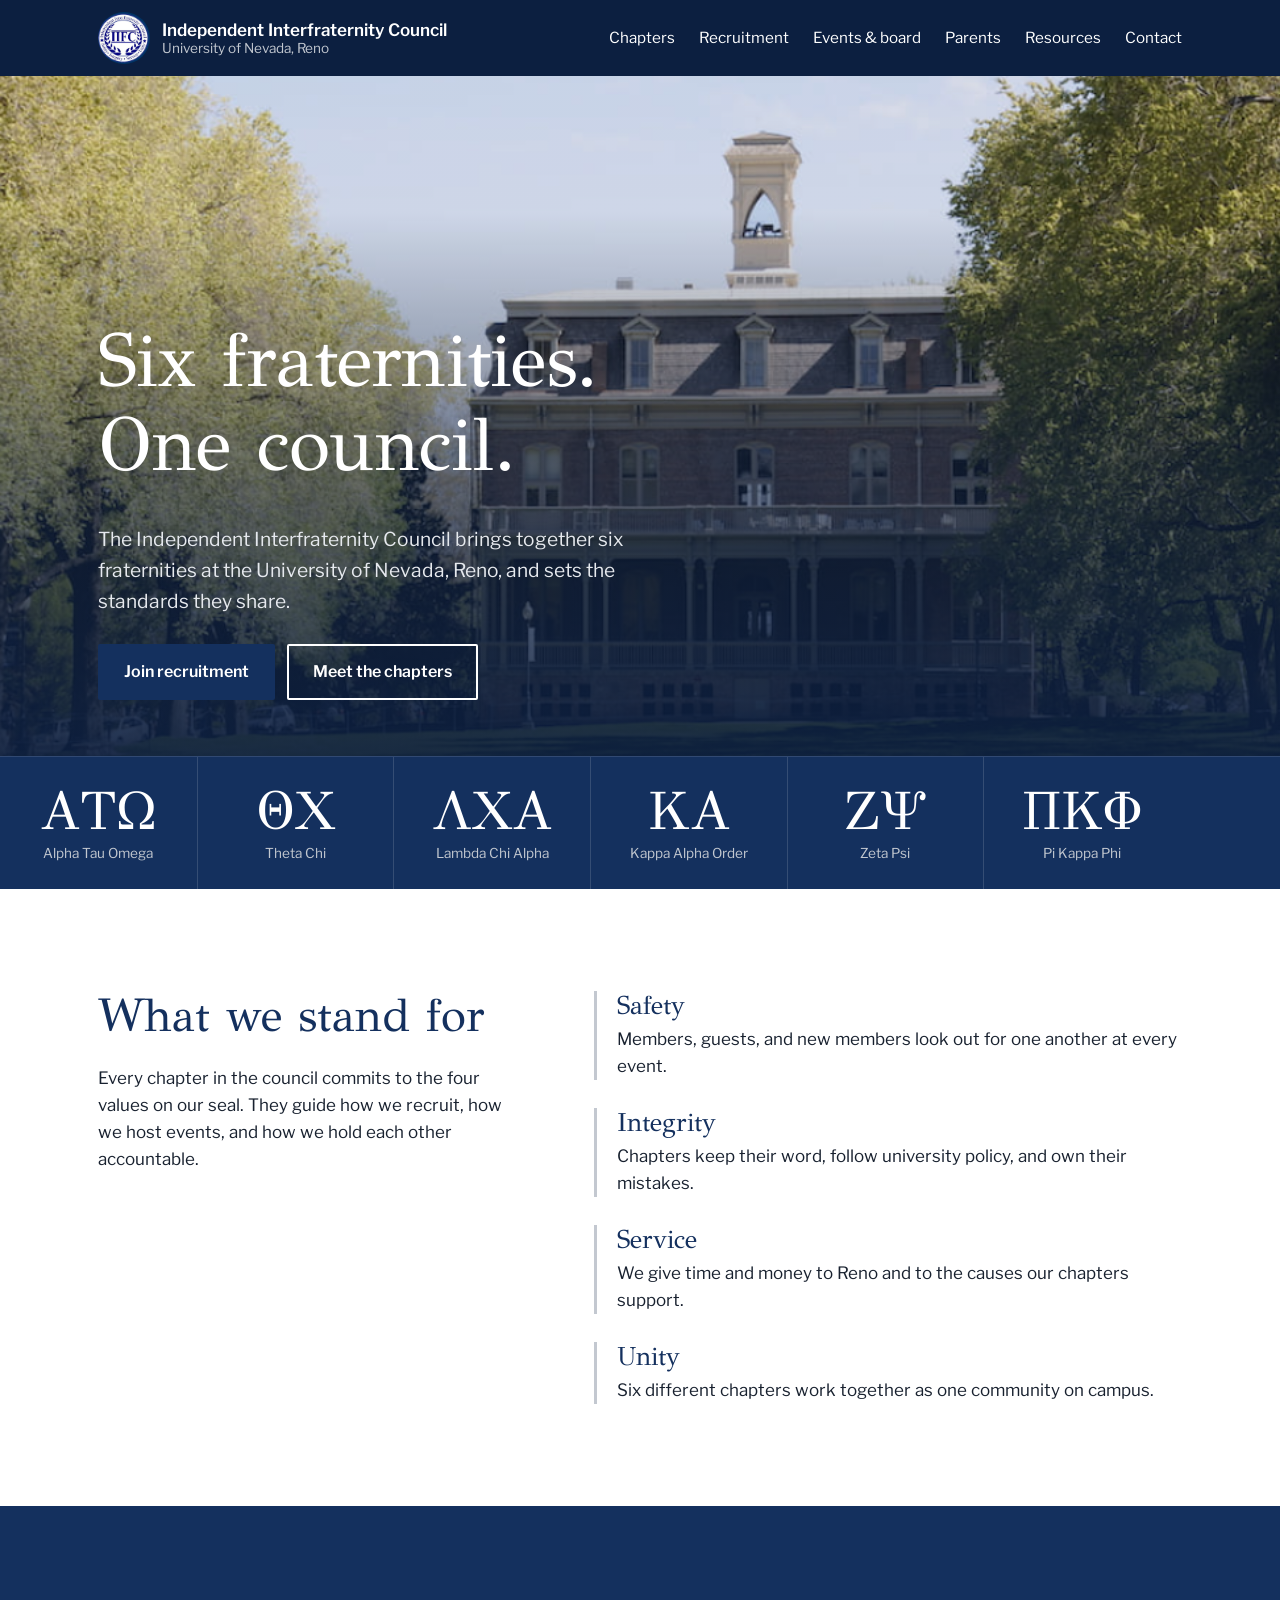
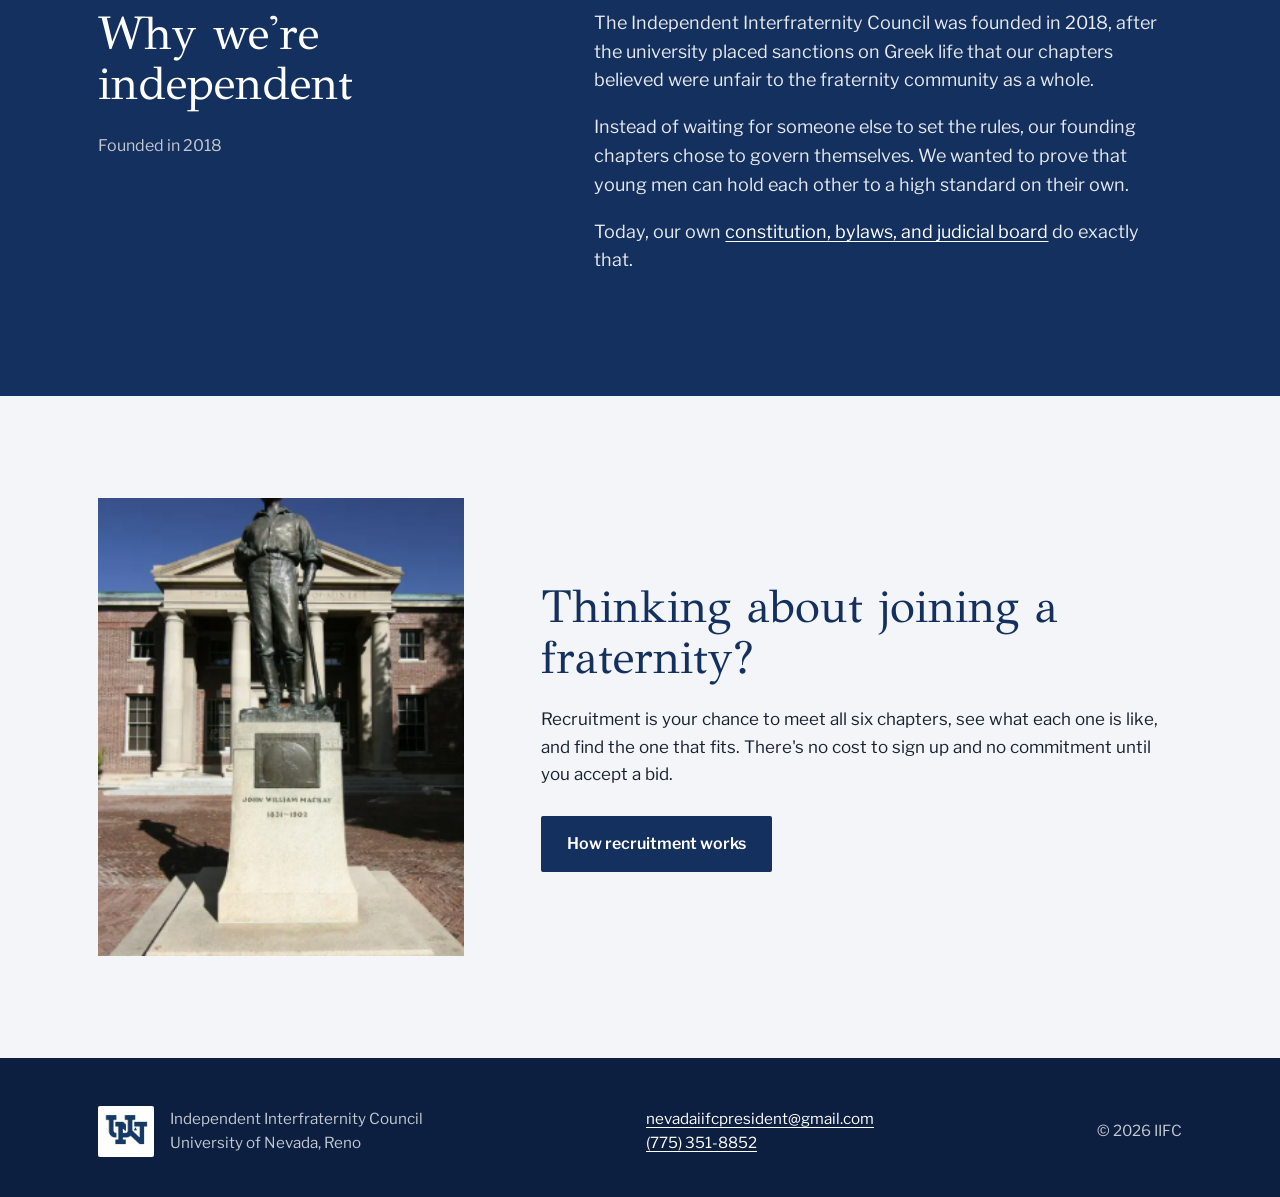
<file: index.html>
<!doctype html>
<html lang="en">
<head>
  <meta charset="utf-8">
  <meta name="viewport" content="width=device-width, initial-scale=1">
  <title>Independent Interfraternity Council | University of Nevada, Reno</title>
  <meta name="description" content="The Independent Interfraternity Council represents six fraternities at the University of Nevada, Reno.">
  <link rel="icon" href="assets/img/iifc-logo.png">
  <link rel="preconnect" href="https://fonts.googleapis.com">
  <link rel="preconnect" href="https://fonts.gstatic.com" crossorigin>
  <link href="https://fonts.googleapis.com/css2?family=GFS+Didot&family=Libre+Franklin:wght@400;600&display=swap" rel="stylesheet">
  <link rel="stylesheet" href="assets/css/style.css">
</head>
<body>
  <a class="skip-link" href="#main">Skip to content</a>

  <header class="site-header">
    <div class="wrap">
      <a class="brand" href="index.html">
        <img src="assets/img/iifc-logo.png" alt="">
        <span>Independent Interfraternity Council<small>University of Nevada, Reno</small></span>
      </a>
      <nav class="site-nav" aria-label="Main">
        <ul>
          <li><a href="chapters.html">Chapters</a></li>
          <li><a href="recruitment.html">Recruitment</a></li>
          <li><a href="events.html">Events &amp; board</a></li>
          <li><a href="parents.html">Parents</a></li>
          <li><a href="resources.html">Resources</a></li>
          <li><a href="contact.html">Contact</a></li>
        </ul>
      </nav>
    </div>
  </header>

  <main id="main">
    <section class="hero">
      <div class="wrap">
        <h1>Six fraternities. One council.</h1>
        <p>The Independent Interfraternity Council brings together six fraternities at the University of Nevada, Reno, and sets the standards they share.</p>
        <div class="btn-row">
          <a class="btn" href="recruitment.html">Join recruitment</a>
          <a class="btn btn-ghost" href="chapters.html">Meet the chapters</a>
        </div>
      </div>
    </section>

    <nav class="letters-band" aria-label="Member chapters">
      <ul id="letters-band" class="wrap"></ul>
    </nav>

    <section class="section section-white">
      <div class="wrap split">
        <div>
          <h2>What we stand for</h2>
          <p>Every chapter in the council commits to the four values on our seal. They guide how we recruit, how we host events, and how we hold each other accountable.</p>
        </div>
        <dl class="values">
          <div>
            <dt>Safety</dt>
            <dd>Members, guests, and new members look out for one another at every event.</dd>
          </div>
          <div>
            <dt>Integrity</dt>
            <dd>Chapters keep their word, follow university policy, and own their mistakes.</dd>
          </div>
          <div>
            <dt>Service</dt>
            <dd>We give time and money to Reno and to the causes our chapters support.</dd>
          </div>
          <div>
            <dt>Unity</dt>
            <dd>Six different chapters work together as one community on campus.</dd>
          </div>
        </dl>
      </div>
    </section>

    <!-- PLACEHOLDER: replace these paragraphs with the final "Why we're independent" blurb -->
    <section class="section section-navy" aria-labelledby="independent-heading">
      <div class="wrap split">
        <div>
          <h2 id="independent-heading">Why we're independent</h2>
          <p class="founded-line">Founded in 2018</p>
        </div>
        <div>
          <p>The Independent Interfraternity Council was founded in 2018, after the university placed sanctions on Greek life that our chapters believed were unfair to the fraternity community as a whole.</p>
          <p>Instead of waiting for someone else to set the rules, our founding chapters chose to govern themselves. We wanted to prove that young men can hold each other to a high standard on their own.</p>
          <p>Today, our own <a href="resources.html">constitution, bylaws, and judicial board</a> do exactly that.</p>
        </div>
      </div>
    </section>

    <section class="section">
      <div class="wrap feature">
        <img src="assets/img/mackay-statue.png" alt="The John William Mackay statue in front of Mackay School of Mines">
        <div>
          <h2>Thinking about joining a fraternity?</h2>
          <p>Recruitment is your chance to meet all six chapters, see what each one is like, and find the one that fits. There's no cost to sign up and no commitment until you accept a bid.</p>
          <div class="btn-row">
            <a class="btn" href="recruitment.html">How recruitment works</a>
          </div>
        </div>
      </div>
    </section>
  </main>

  <footer class="site-footer">
    <div class="wrap">
      <div class="unr">
        <img src="assets/img/unr-logo.png" alt="University of Nevada, Reno">
        <p>Independent Interfraternity Council<br>University of Nevada, Reno</p>
      </div>
      <p id="footer-contact"></p>
      <p>&copy; <span id="year"></span> IIFC</p>
    </div>
  </footer>

  <script src="assets/js/data.js"></script>
  <script src="assets/js/site.js"></script>
</body>
</html>
</file>
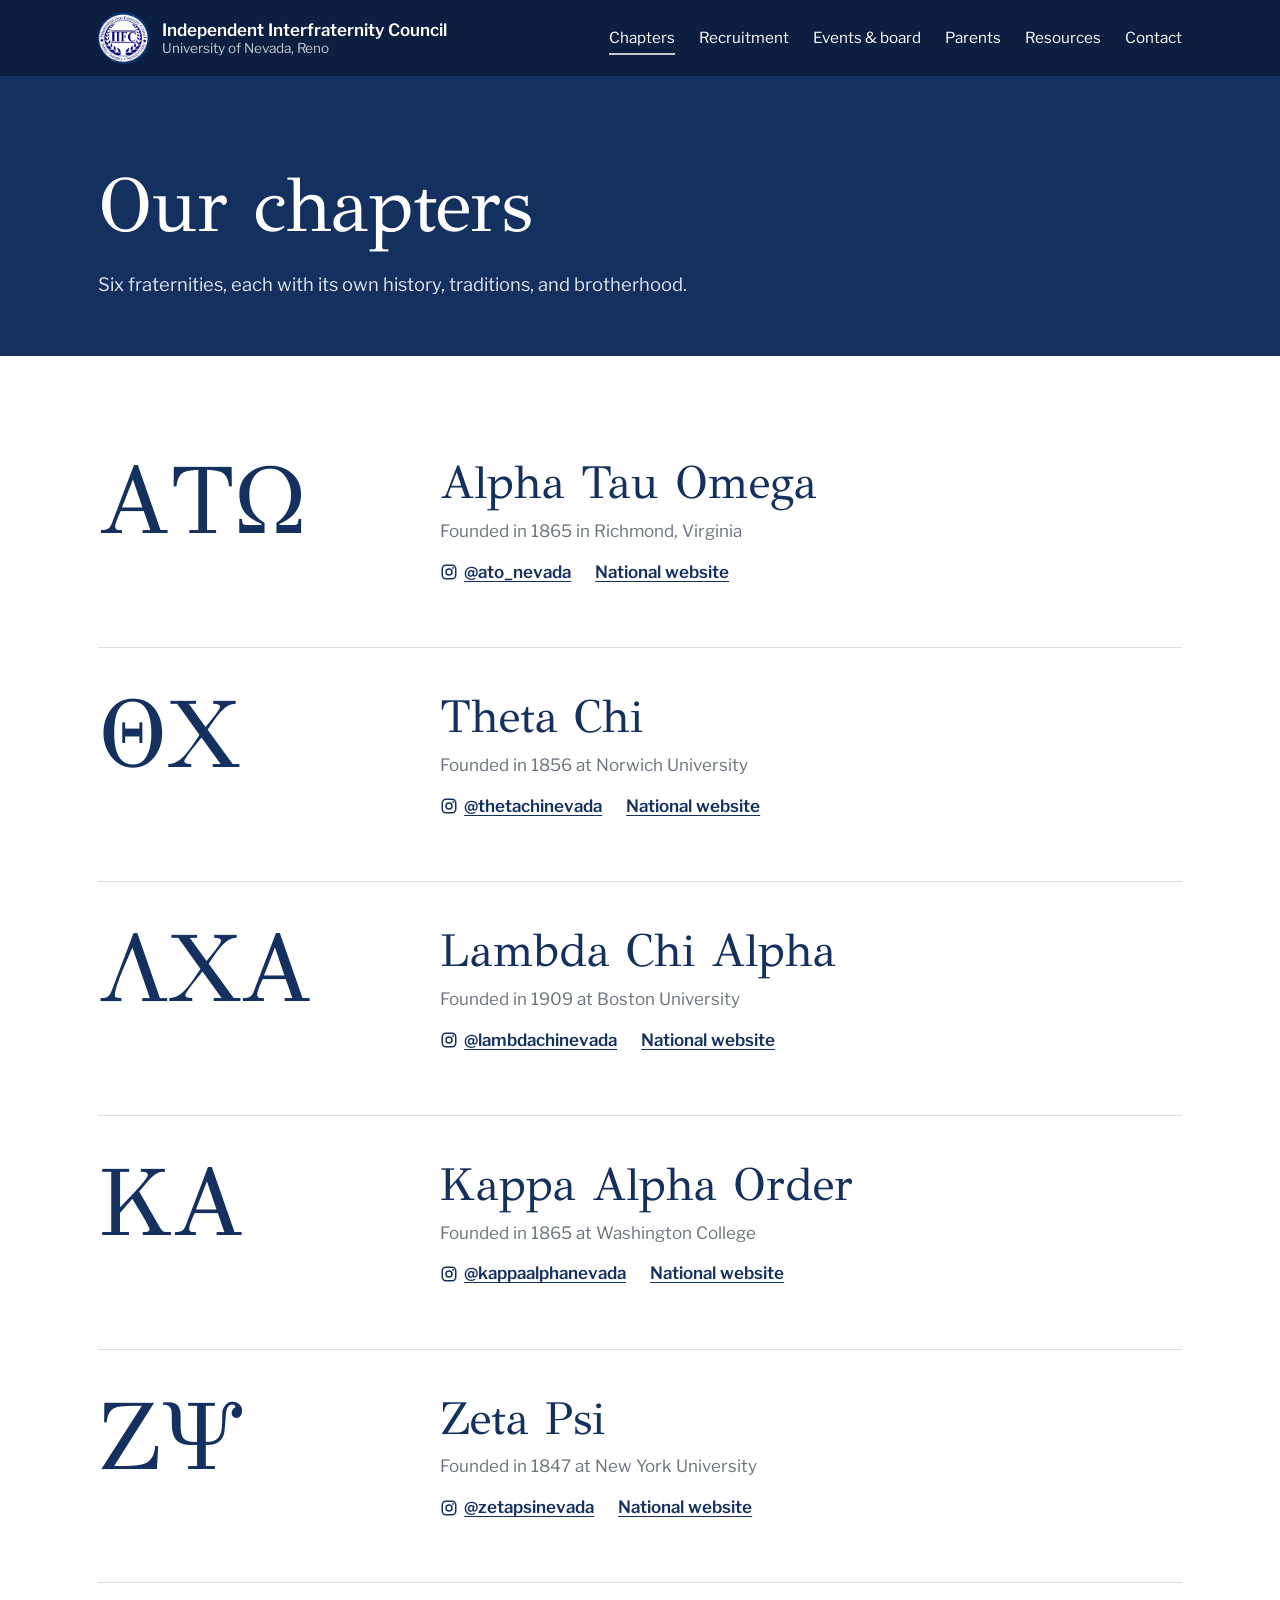
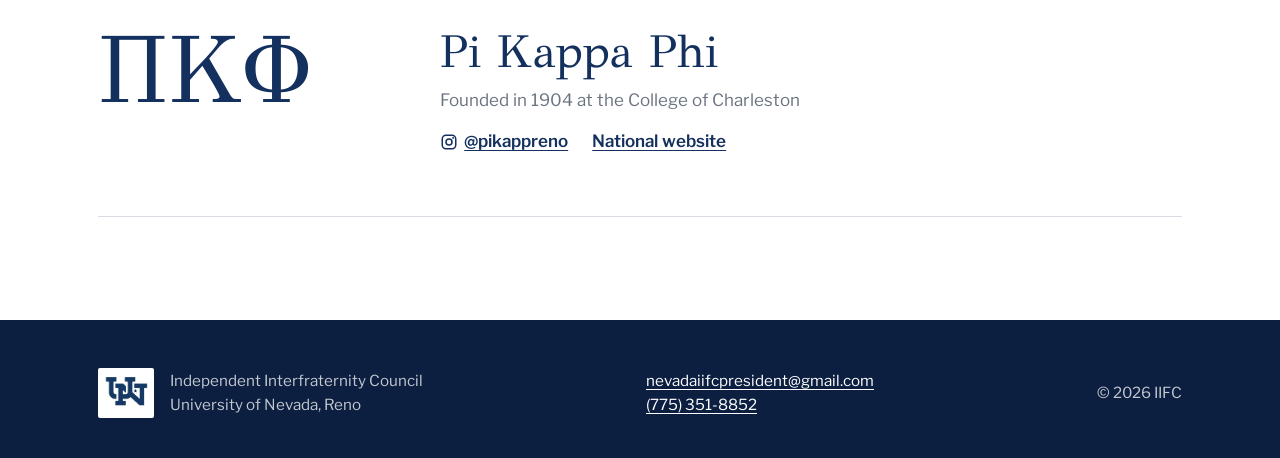
<file: chapters.html>
<!doctype html>
<html lang="en">
<head>
  <meta charset="utf-8">
  <meta name="viewport" content="width=device-width, initial-scale=1">
  <title>Chapters | Independent Interfraternity Council, UNR</title>
  <meta name="description" content="Meet the six member fraternities of the Independent Interfraternity Council at the University of Nevada, Reno.">
  <link rel="icon" href="assets/img/iifc-logo.png">
  <link rel="preconnect" href="https://fonts.googleapis.com">
  <link rel="preconnect" href="https://fonts.gstatic.com" crossorigin>
  <link href="https://fonts.googleapis.com/css2?family=GFS+Didot&family=Libre+Franklin:wght@400;600&display=swap" rel="stylesheet">
  <link rel="stylesheet" href="assets/css/style.css">
</head>
<body>
  <a class="skip-link" href="#main">Skip to content</a>

  <header class="site-header">
    <div class="wrap">
      <a class="brand" href="index.html">
        <img src="assets/img/iifc-logo.png" alt="">
        <span>Independent Interfraternity Council<small>University of Nevada, Reno</small></span>
      </a>
      <nav class="site-nav" aria-label="Main">
        <ul>
          <li><a href="chapters.html" aria-current="page">Chapters</a></li>
          <li><a href="recruitment.html">Recruitment</a></li>
          <li><a href="events.html">Events &amp; board</a></li>
          <li><a href="parents.html">Parents</a></li>
          <li><a href="resources.html">Resources</a></li>
          <li><a href="contact.html">Contact</a></li>
        </ul>
      </nav>
    </div>
  </header>

  <main id="main">
    <header class="page-head">
      <div class="wrap">
        <h1>Our chapters</h1>
        <p>Six fraternities, each with its own history, traditions, and brotherhood.</p>
      </div>
    </header>

    <section class="section section-white">
      <div class="wrap">
        <ul id="chapter-list" class="chapter-list"></ul>
      </div>
    </section>
  </main>

  <footer class="site-footer">
    <div class="wrap">
      <div class="unr">
        <img src="assets/img/unr-logo.png" alt="University of Nevada, Reno">
        <p>Independent Interfraternity Council<br>University of Nevada, Reno</p>
      </div>
      <p id="footer-contact"></p>
      <p>&copy; <span id="year"></span> IIFC</p>
    </div>
  </footer>

  <script src="assets/js/data.js"></script>
  <script src="assets/js/site.js"></script>
</body>
</html>
</file>
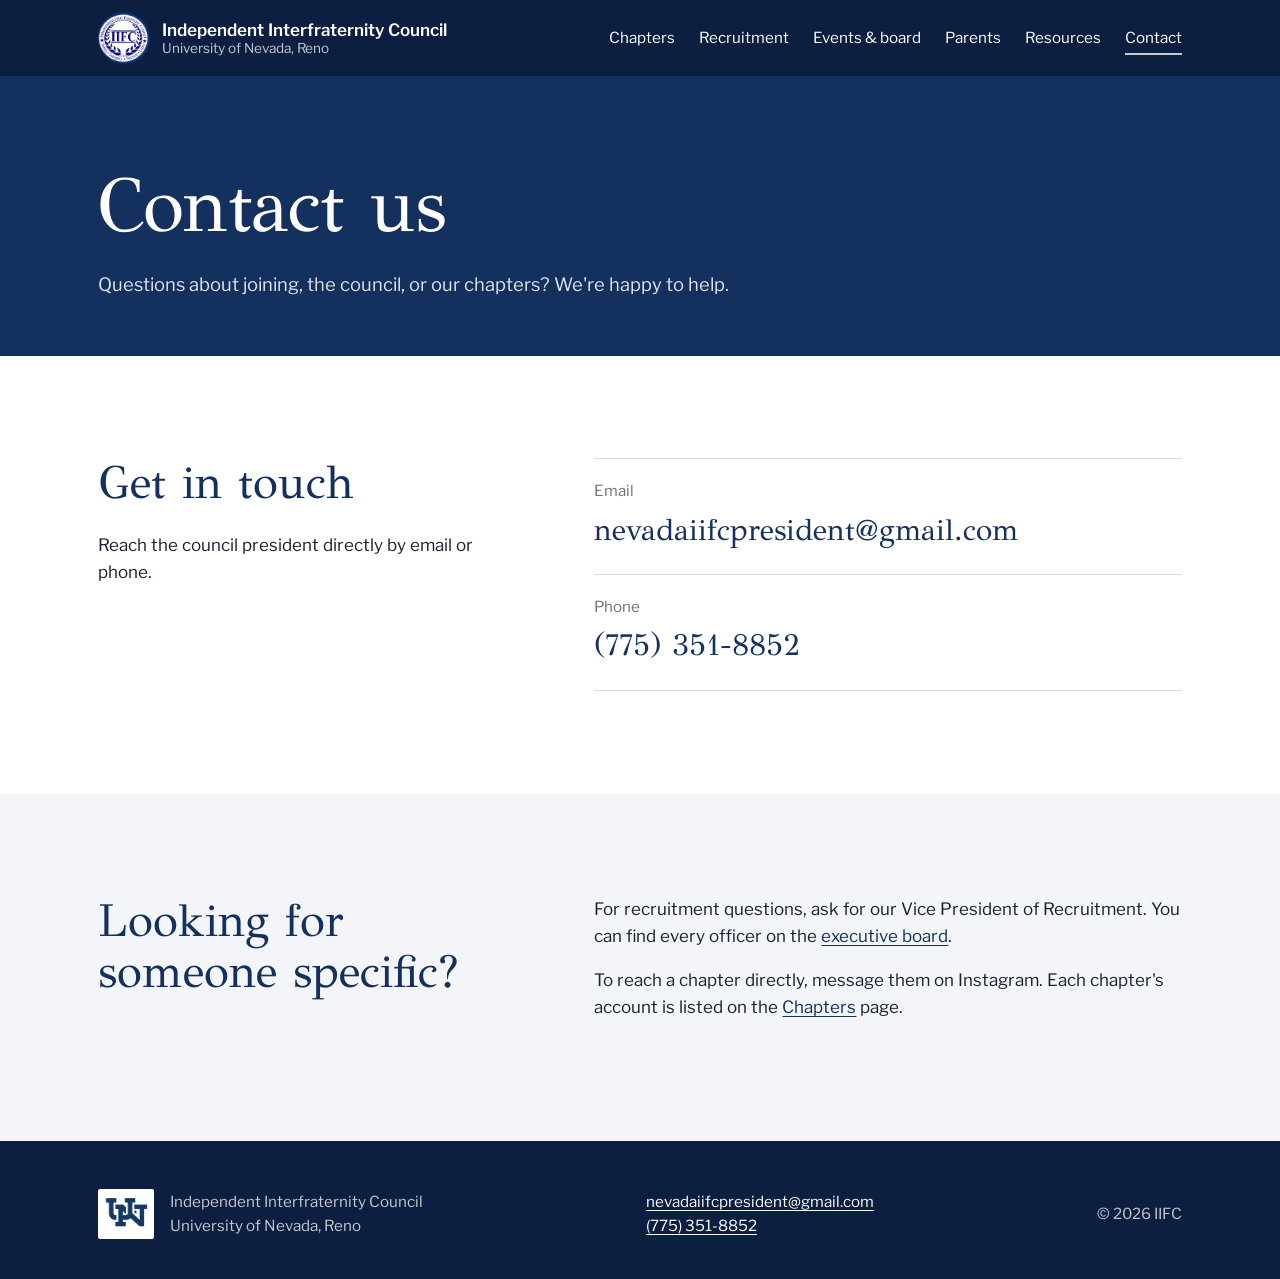
<file: contact.html>
<!doctype html>
<html lang="en">
<head>
  <meta charset="utf-8">
  <meta name="viewport" content="width=device-width, initial-scale=1">
  <title>Contact | Independent Interfraternity Council, UNR</title>
  <meta name="description" content="Contact the Independent Interfraternity Council at the University of Nevada, Reno.">
  <link rel="icon" href="assets/img/iifc-logo.png">
  <link rel="preconnect" href="https://fonts.googleapis.com">
  <link rel="preconnect" href="https://fonts.gstatic.com" crossorigin>
  <link href="https://fonts.googleapis.com/css2?family=GFS+Didot&family=Libre+Franklin:wght@400;600&display=swap" rel="stylesheet">
  <link rel="stylesheet" href="assets/css/style.css">
</head>
<body>
  <a class="skip-link" href="#main">Skip to content</a>

  <header class="site-header">
    <div class="wrap">
      <a class="brand" href="index.html">
        <img src="assets/img/iifc-logo.png" alt="">
        <span>Independent Interfraternity Council<small>University of Nevada, Reno</small></span>
      </a>
      <nav class="site-nav" aria-label="Main">
        <ul>
          <li><a href="chapters.html">Chapters</a></li>
          <li><a href="recruitment.html">Recruitment</a></li>
          <li><a href="events.html">Events &amp; board</a></li>
          <li><a href="parents.html">Parents</a></li>
          <li><a href="resources.html">Resources</a></li>
          <li><a href="contact.html" aria-current="page">Contact</a></li>
        </ul>
      </nav>
    </div>
  </header>

  <main id="main">
    <header class="page-head">
      <div class="wrap">
        <h1>Contact us</h1>
        <p>Questions about joining, the council, or our chapters? We're happy to help.</p>
      </div>
    </header>

    <section class="section section-white" aria-labelledby="contact-heading">
      <div class="wrap split">
        <div>
          <h2 id="contact-heading">Get in touch</h2>
          <p>Reach the council president directly by email or phone.</p>
        </div>
        <dl id="contact-list" class="contact-list"></dl>
      </div>
    </section>

    <section class="section">
      <div class="wrap split">
        <h2>Looking for someone specific?</h2>
        <div>
          <p>For recruitment questions, ask for our Vice President of Recruitment. You can find every officer on the <a href="events.html#board-heading">executive board</a>.</p>
          <p>To reach a chapter directly, message them on Instagram. Each chapter's account is listed on the <a href="chapters.html">Chapters</a> page.</p>
        </div>
      </div>
    </section>
  </main>

  <footer class="site-footer">
    <div class="wrap">
      <div class="unr">
        <img src="assets/img/unr-logo.png" alt="University of Nevada, Reno">
        <p>Independent Interfraternity Council<br>University of Nevada, Reno</p>
      </div>
      <p id="footer-contact"></p>
      <p>&copy; <span id="year"></span> IIFC</p>
    </div>
  </footer>

  <script src="assets/js/data.js"></script>
  <script src="assets/js/site.js"></script>
</body>
</html>
</file>
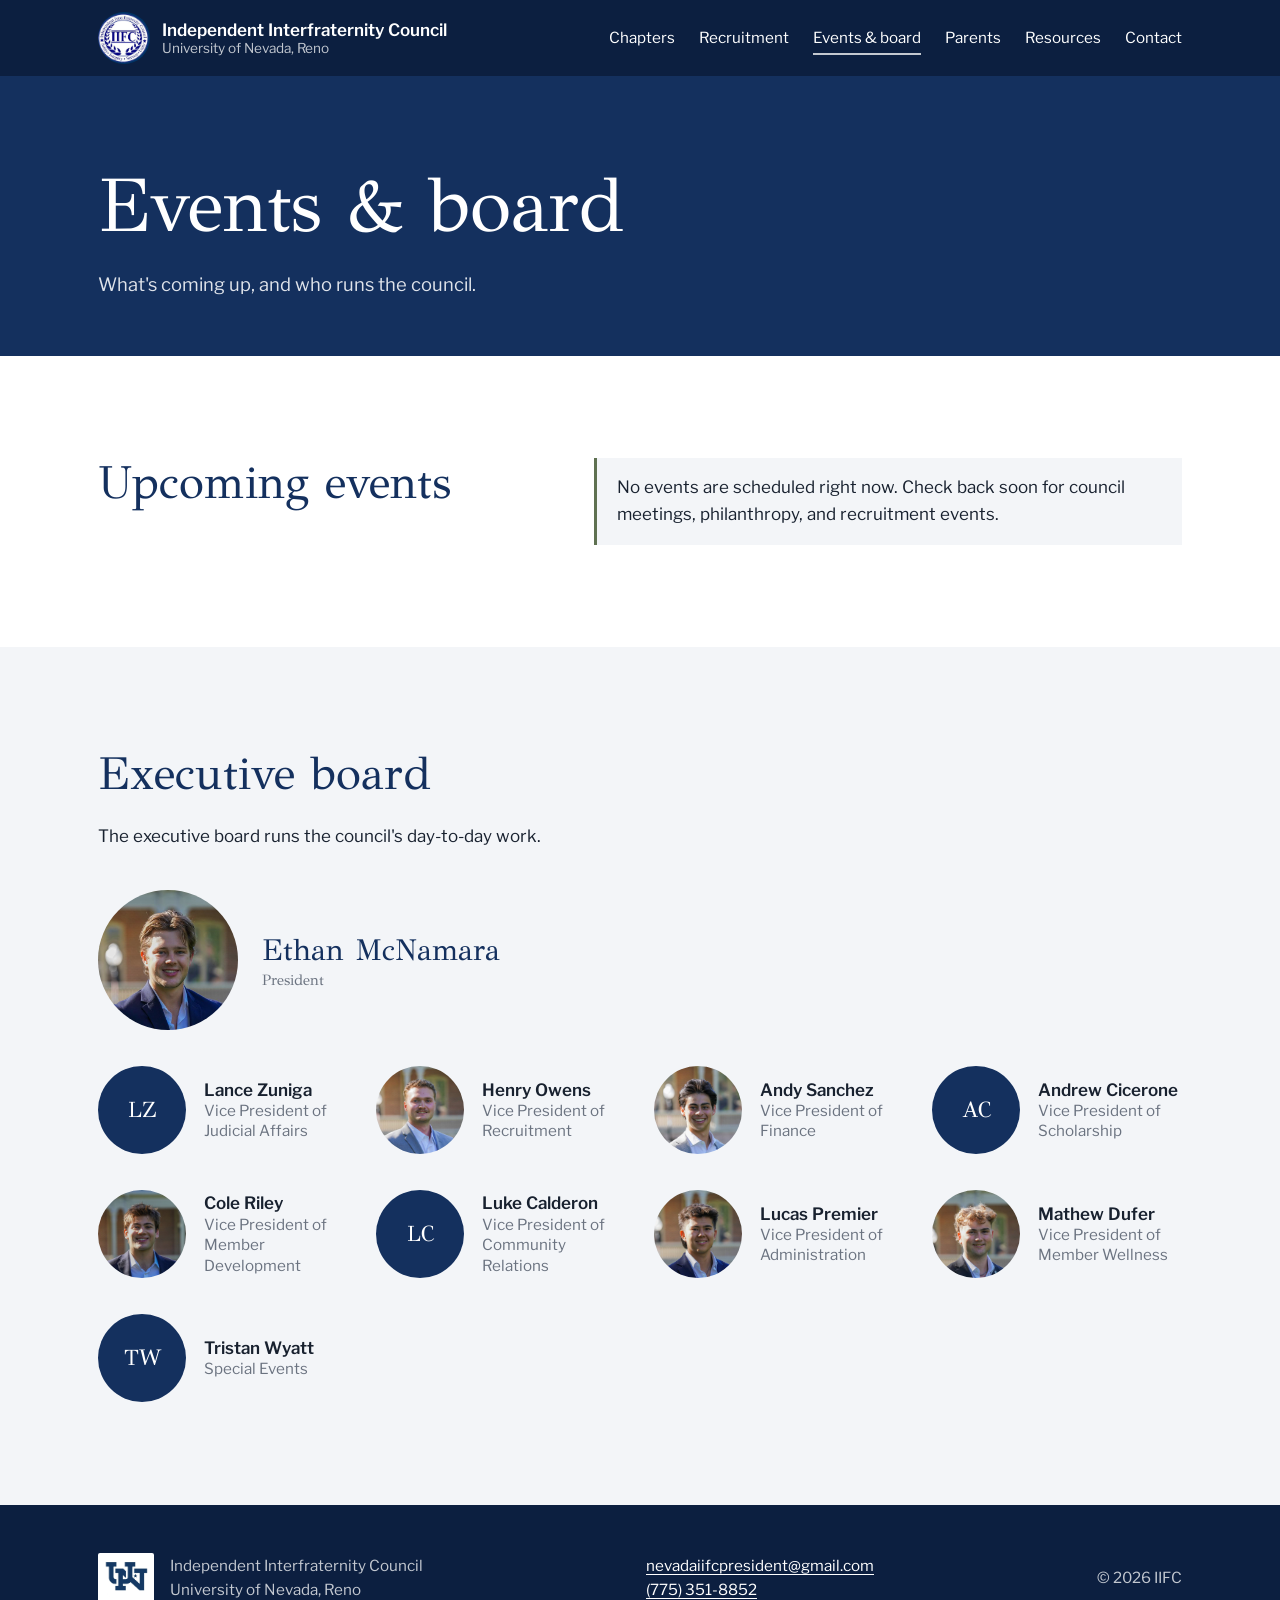
<file: events.html>
<!doctype html>
<html lang="en">
<head>
  <meta charset="utf-8">
  <meta name="viewport" content="width=device-width, initial-scale=1">
  <title>Events &amp; Board | Independent Interfraternity Council, UNR</title>
  <meta name="description" content="Upcoming events and the executive board of the Independent Interfraternity Council at UNR.">
  <link rel="icon" href="assets/img/iifc-logo.png">
  <link rel="preconnect" href="https://fonts.googleapis.com">
  <link rel="preconnect" href="https://fonts.gstatic.com" crossorigin>
  <link href="https://fonts.googleapis.com/css2?family=GFS+Didot&family=Libre+Franklin:wght@400;600&display=swap" rel="stylesheet">
  <link rel="stylesheet" href="assets/css/style.css">
</head>
<body>
  <a class="skip-link" href="#main">Skip to content</a>

  <header class="site-header">
    <div class="wrap">
      <a class="brand" href="index.html">
        <img src="assets/img/iifc-logo.png" alt="">
        <span>Independent Interfraternity Council<small>University of Nevada, Reno</small></span>
      </a>
      <nav class="site-nav" aria-label="Main">
        <ul>
          <li><a href="chapters.html">Chapters</a></li>
          <li><a href="recruitment.html">Recruitment</a></li>
          <li><a href="events.html" aria-current="page">Events &amp; board</a></li>
          <li><a href="parents.html">Parents</a></li>
          <li><a href="resources.html">Resources</a></li>
          <li><a href="contact.html">Contact</a></li>
        </ul>
      </nav>
    </div>
  </header>

  <main id="main">
    <header class="page-head">
      <div class="wrap">
        <h1>Events &amp; board</h1>
        <p>What's coming up, and who runs the council.</p>
      </div>
    </header>

    <section class="section section-white" aria-labelledby="events-heading">
      <div class="wrap split">
        <h2 id="events-heading">Upcoming events</h2>
        <ul id="event-list" class="event-list"></ul>
      </div>
    </section>

    <section class="section" aria-labelledby="board-heading">
      <div class="wrap">
        <h2 id="board-heading">Executive board</h2>
        <p>The executive board runs the council's day-to-day work.</p>
        <ul id="board" class="board" style="margin-top: 40px;"></ul>
      </div>
    </section>
  </main>

  <footer class="site-footer">
    <div class="wrap">
      <div class="unr">
        <img src="assets/img/unr-logo.png" alt="University of Nevada, Reno">
        <p>Independent Interfraternity Council<br>University of Nevada, Reno</p>
      </div>
      <p id="footer-contact"></p>
      <p>&copy; <span id="year"></span> IIFC</p>
    </div>
  </footer>

  <script src="assets/js/data.js"></script>
  <script src="assets/js/site.js"></script>
</body>
</html>
</file>
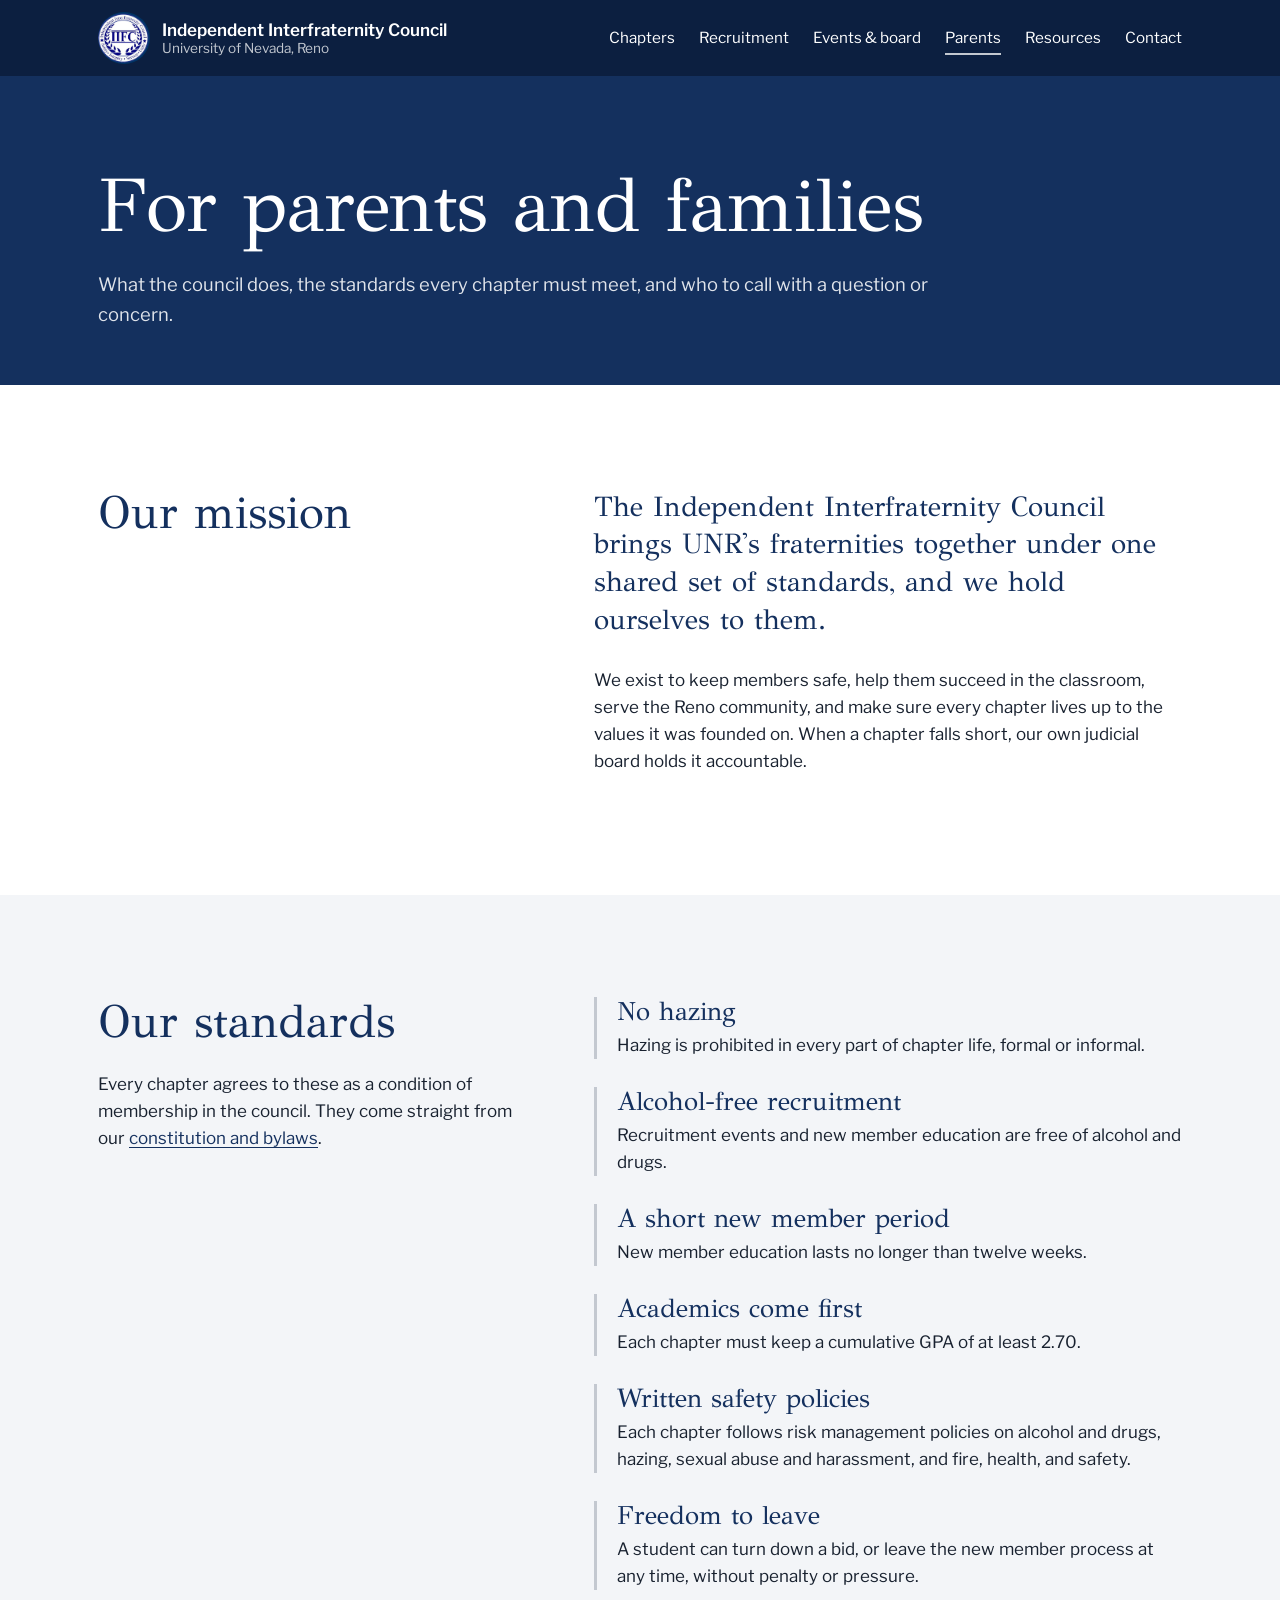
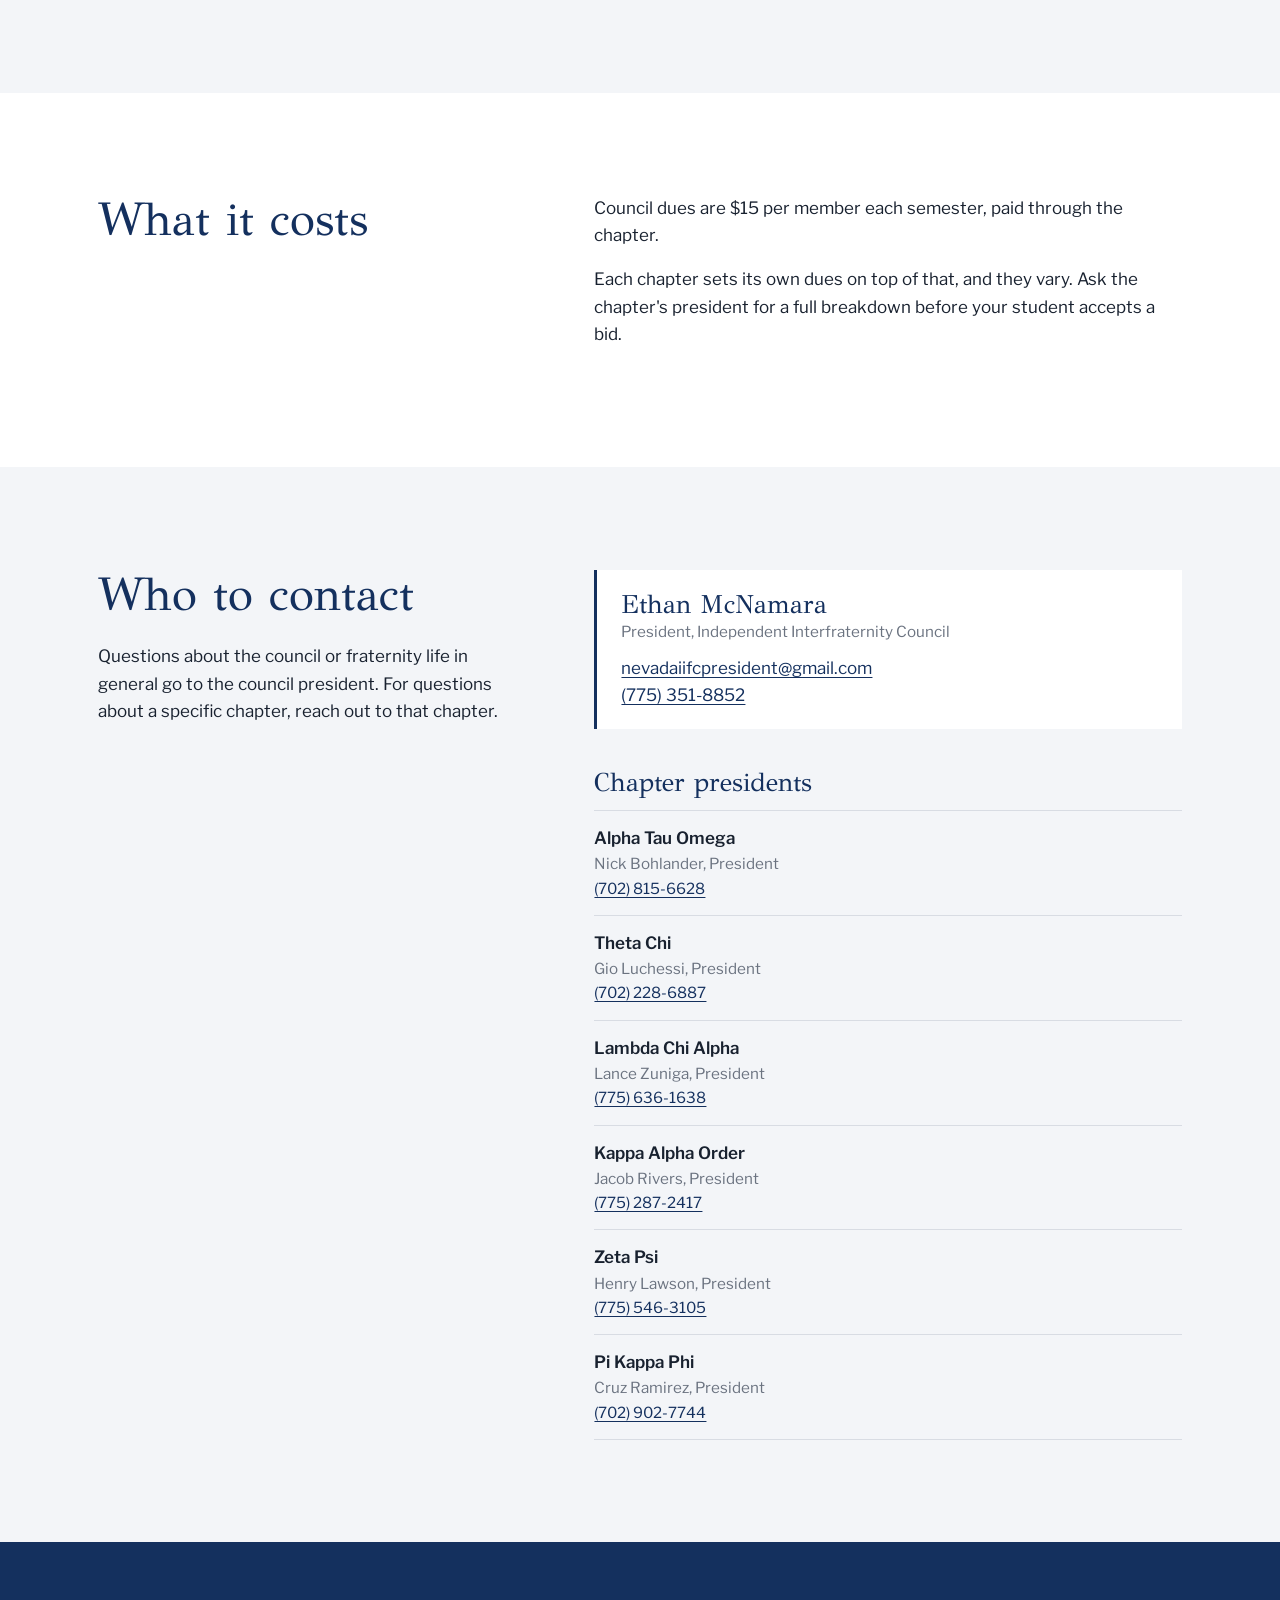
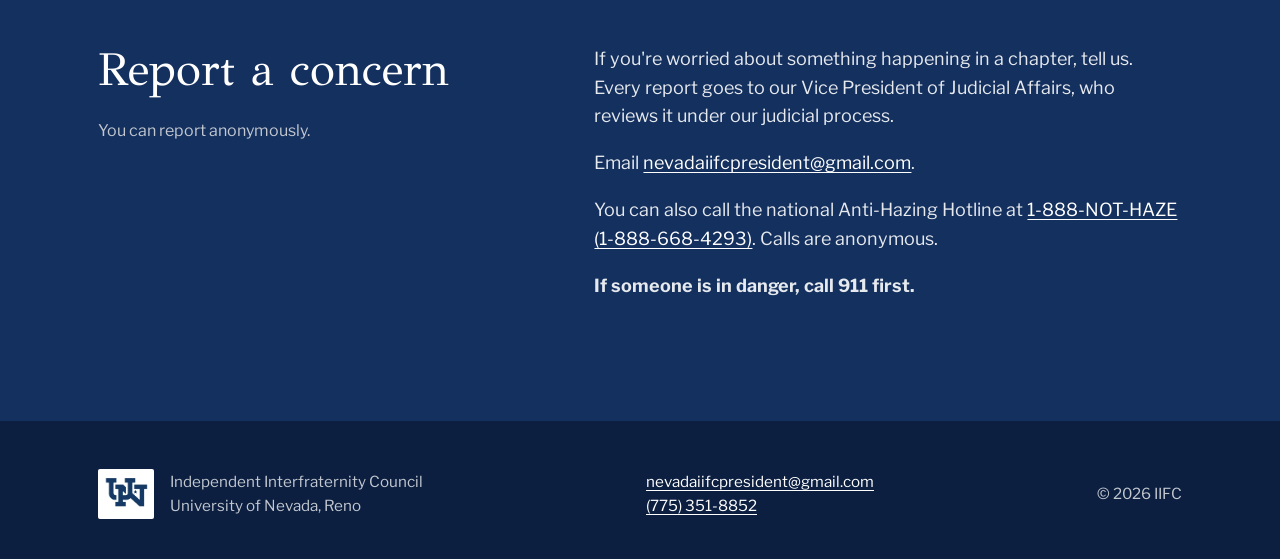
<file: parents.html>
<!doctype html>
<html lang="en">
<head>
  <meta charset="utf-8">
  <meta name="viewport" content="width=device-width, initial-scale=1">
  <title>For Parents | Independent Interfraternity Council, UNR</title>
  <meta name="description" content="Information for parents and families about fraternity life and the Independent Interfraternity Council at the University of Nevada, Reno.">
  <link rel="icon" href="assets/img/iifc-logo.png">
  <link rel="preconnect" href="https://fonts.googleapis.com">
  <link rel="preconnect" href="https://fonts.gstatic.com" crossorigin>
  <link href="https://fonts.googleapis.com/css2?family=GFS+Didot&family=Libre+Franklin:wght@400;600&display=swap" rel="stylesheet">
  <link rel="stylesheet" href="assets/css/style.css">
</head>
<body>
  <a class="skip-link" href="#main">Skip to content</a>

  <header class="site-header">
    <div class="wrap">
      <a class="brand" href="index.html">
        <img src="assets/img/iifc-logo.png" alt="">
        <span>Independent Interfraternity Council<small>University of Nevada, Reno</small></span>
      </a>
      <nav class="site-nav" aria-label="Main">
        <ul>
          <li><a href="chapters.html">Chapters</a></li>
          <li><a href="recruitment.html">Recruitment</a></li>
          <li><a href="events.html">Events &amp; board</a></li>
          <li><a href="parents.html" aria-current="page">Parents</a></li>
          <li><a href="resources.html">Resources</a></li>
          <li><a href="contact.html">Contact</a></li>
        </ul>
      </nav>
    </div>
  </header>

  <main id="main">
    <header class="page-head">
      <div class="wrap">
        <h1>For parents and families</h1>
        <p>What the council does, the standards every chapter must meet, and who to call with a question or concern.</p>
      </div>
    </header>

    <section class="section section-white" aria-labelledby="mission-heading">
      <div class="wrap split">
        <h2 id="mission-heading">Our mission</h2>
        <div>
          <p class="lead">The Independent Interfraternity Council brings UNR's fraternities together under one shared set of standards, and we hold ourselves to them.</p>
          <p>We exist to keep members safe, help them succeed in the classroom, serve the Reno community, and make sure every chapter lives up to the values it was founded on. When a chapter falls short, our own judicial board holds it accountable.</p>
        </div>
      </div>
    </section>

    <section class="section" aria-labelledby="standards-heading">
      <div class="wrap split">
        <div>
          <h2 id="standards-heading">Our standards</h2>
          <p>Every chapter agrees to these as a condition of membership in the council. They come straight from our <a href="resources.html">constitution and bylaws</a>.</p>
        </div>
        <dl class="values">
          <div>
            <dt>No hazing</dt>
            <dd>Hazing is prohibited in every part of chapter life, formal or informal.</dd>
          </div>
          <div>
            <dt>Alcohol-free recruitment</dt>
            <dd>Recruitment events and new member education are free of alcohol and drugs.</dd>
          </div>
          <div>
            <dt>A short new member period</dt>
            <dd>New member education lasts no longer than twelve weeks.</dd>
          </div>
          <div>
            <dt>Academics come first</dt>
            <dd>Each chapter must keep a cumulative GPA of at least 2.70.</dd>
          </div>
          <div>
            <dt>Written safety policies</dt>
            <dd>Each chapter follows risk management policies on alcohol and drugs, hazing, sexual abuse and harassment, and fire, health, and safety.</dd>
          </div>
          <div>
            <dt>Freedom to leave</dt>
            <dd>A student can turn down a bid, or leave the new member process at any time, without penalty or pressure.</dd>
          </div>
        </dl>
      </div>
    </section>

    <section class="section section-white" aria-labelledby="cost-heading">
      <div class="wrap split">
        <h2 id="cost-heading">What it costs</h2>
        <div>
          <p>Council dues are $15 per member each semester, paid through the chapter.</p>
          <p>Each chapter sets its own dues on top of that, and they vary. Ask the chapter's president for a full breakdown before your student accepts a bid.</p>
        </div>
      </div>
    </section>

    <section class="section" aria-labelledby="contacts-heading">
      <div class="wrap split">
        <div>
          <h2 id="contacts-heading">Who to contact</h2>
          <p>Questions about the council or fraternity life in general go to the council president. For questions about a specific chapter, reach out to that chapter.</p>
        </div>
        <div>
          <div id="council-contact" class="contact-card"></div>
          <h3 class="subhead">Chapter presidents</h3>
          <ul id="chapter-contacts" class="chapter-contacts"></ul>
        </div>
      </div>
    </section>

    <section class="section section-navy" aria-labelledby="concern-heading">
      <div class="wrap split">
        <div>
          <h2 id="concern-heading">Report a concern</h2>
          <p class="founded-line">You can report anonymously.</p>
        </div>
        <div>
          <p>If you're worried about something happening in a chapter, tell us. Every report goes to our Vice President of Judicial Affairs, who reviews it under our judicial process.</p>
          <div id="concern-actions"></div>
          <p>You can also call the national Anti-Hazing Hotline at <a href="tel:+18886684293">1-888-NOT-HAZE (1-888-668-4293)</a>. Calls are anonymous.</p>
          <p><strong>If someone is in danger, call 911 first.</strong></p>
        </div>
      </div>
    </section>
  </main>

  <footer class="site-footer">
    <div class="wrap">
      <div class="unr">
        <img src="assets/img/unr-logo.png" alt="University of Nevada, Reno">
        <p>Independent Interfraternity Council<br>University of Nevada, Reno</p>
      </div>
      <p id="footer-contact"></p>
      <p>&copy; <span id="year"></span> IIFC</p>
    </div>
  </footer>

  <script src="assets/js/data.js"></script>
  <script src="assets/js/site.js"></script>
</body>
</html>
</file>
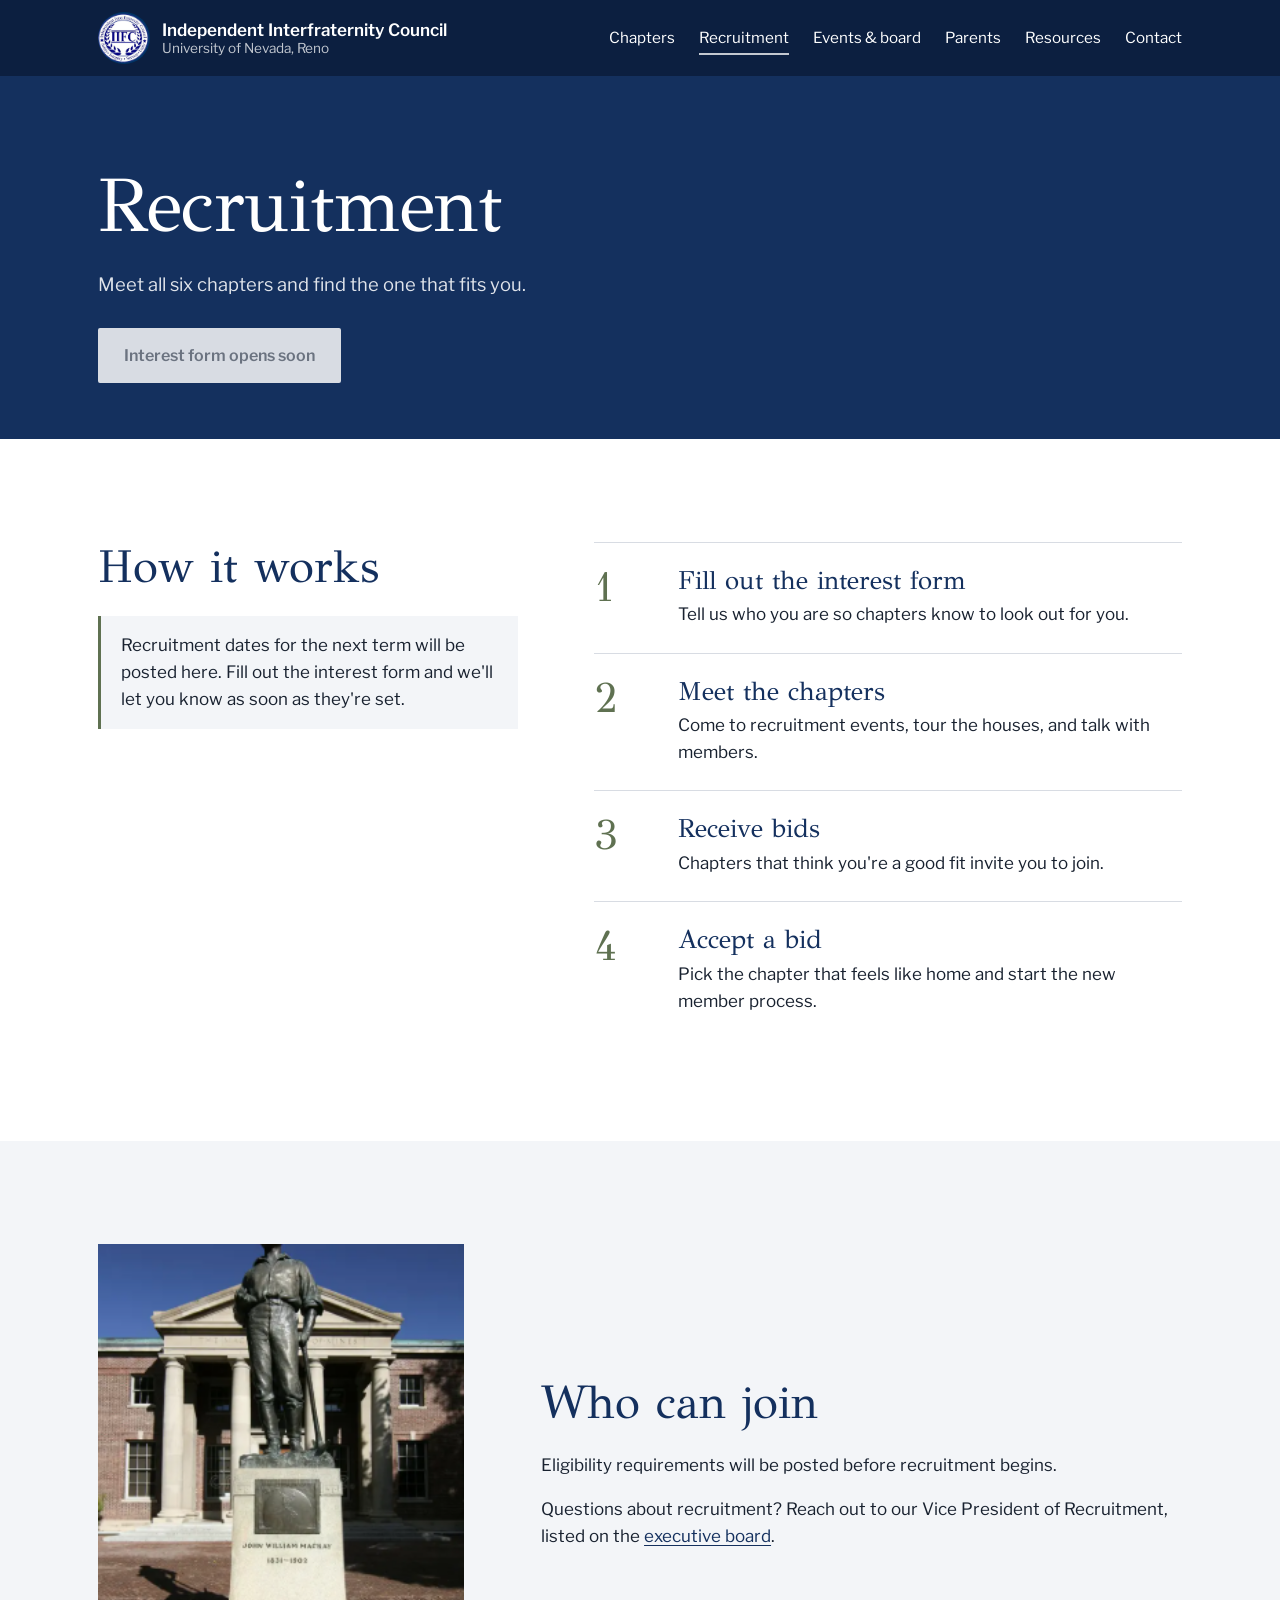
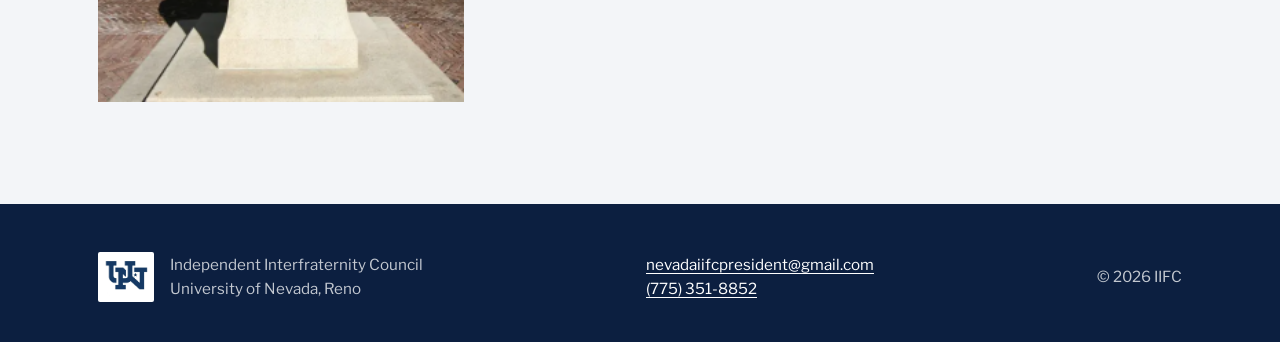
<file: recruitment.html>
<!doctype html>
<html lang="en">
<head>
  <meta charset="utf-8">
  <meta name="viewport" content="width=device-width, initial-scale=1">
  <title>Recruitment | Independent Interfraternity Council, UNR</title>
  <meta name="description" content="How fraternity recruitment works at the University of Nevada, Reno, and how to sign up.">
  <link rel="icon" href="assets/img/iifc-logo.png">
  <link rel="preconnect" href="https://fonts.googleapis.com">
  <link rel="preconnect" href="https://fonts.gstatic.com" crossorigin>
  <link href="https://fonts.googleapis.com/css2?family=GFS+Didot&family=Libre+Franklin:wght@400;600&display=swap" rel="stylesheet">
  <link rel="stylesheet" href="assets/css/style.css">
</head>
<body>
  <a class="skip-link" href="#main">Skip to content</a>

  <header class="site-header">
    <div class="wrap">
      <a class="brand" href="index.html">
        <img src="assets/img/iifc-logo.png" alt="">
        <span>Independent Interfraternity Council<small>University of Nevada, Reno</small></span>
      </a>
      <nav class="site-nav" aria-label="Main">
        <ul>
          <li><a href="chapters.html">Chapters</a></li>
          <li><a href="recruitment.html" aria-current="page">Recruitment</a></li>
          <li><a href="events.html">Events &amp; board</a></li>
          <li><a href="parents.html">Parents</a></li>
          <li><a href="resources.html">Resources</a></li>
          <li><a href="contact.html">Contact</a></li>
        </ul>
      </nav>
    </div>
  </header>

  <main id="main">
    <header class="page-head">
      <div class="wrap">
        <h1>Recruitment</h1>
        <p>Meet all six chapters and find the one that fits you.</p>
        <div class="btn-row">
          <a class="btn btn-ghost" data-interest-form href="#">Fill out the interest form</a>
        </div>
      </div>
    </header>

    <section class="section section-white">
      <div class="wrap split">
        <div>
          <h2>How it works</h2>
          <div id="recruit-season"></div>
        </div>
        <ol id="recruit-steps" class="steps"></ol>
      </div>
    </section>

    <section class="section">
      <div class="wrap feature">
        <img src="assets/img/mackay-statue.png" alt="The John William Mackay statue in front of Mackay School of Mines">
        <div>
          <h2>Who can join</h2>
          <div id="recruit-reqs"></div>
          <p>Questions about recruitment? Reach out to our Vice President of Recruitment, listed on the <a href="events.html#board-heading">executive board</a>.</p>
        </div>
      </div>
    </section>
  </main>

  <footer class="site-footer">
    <div class="wrap">
      <div class="unr">
        <img src="assets/img/unr-logo.png" alt="University of Nevada, Reno">
        <p>Independent Interfraternity Council<br>University of Nevada, Reno</p>
      </div>
      <p id="footer-contact"></p>
      <p>&copy; <span id="year"></span> IIFC</p>
    </div>
  </footer>

  <script src="assets/js/data.js"></script>
  <script src="assets/js/site.js"></script>
</body>
</html>
</file>
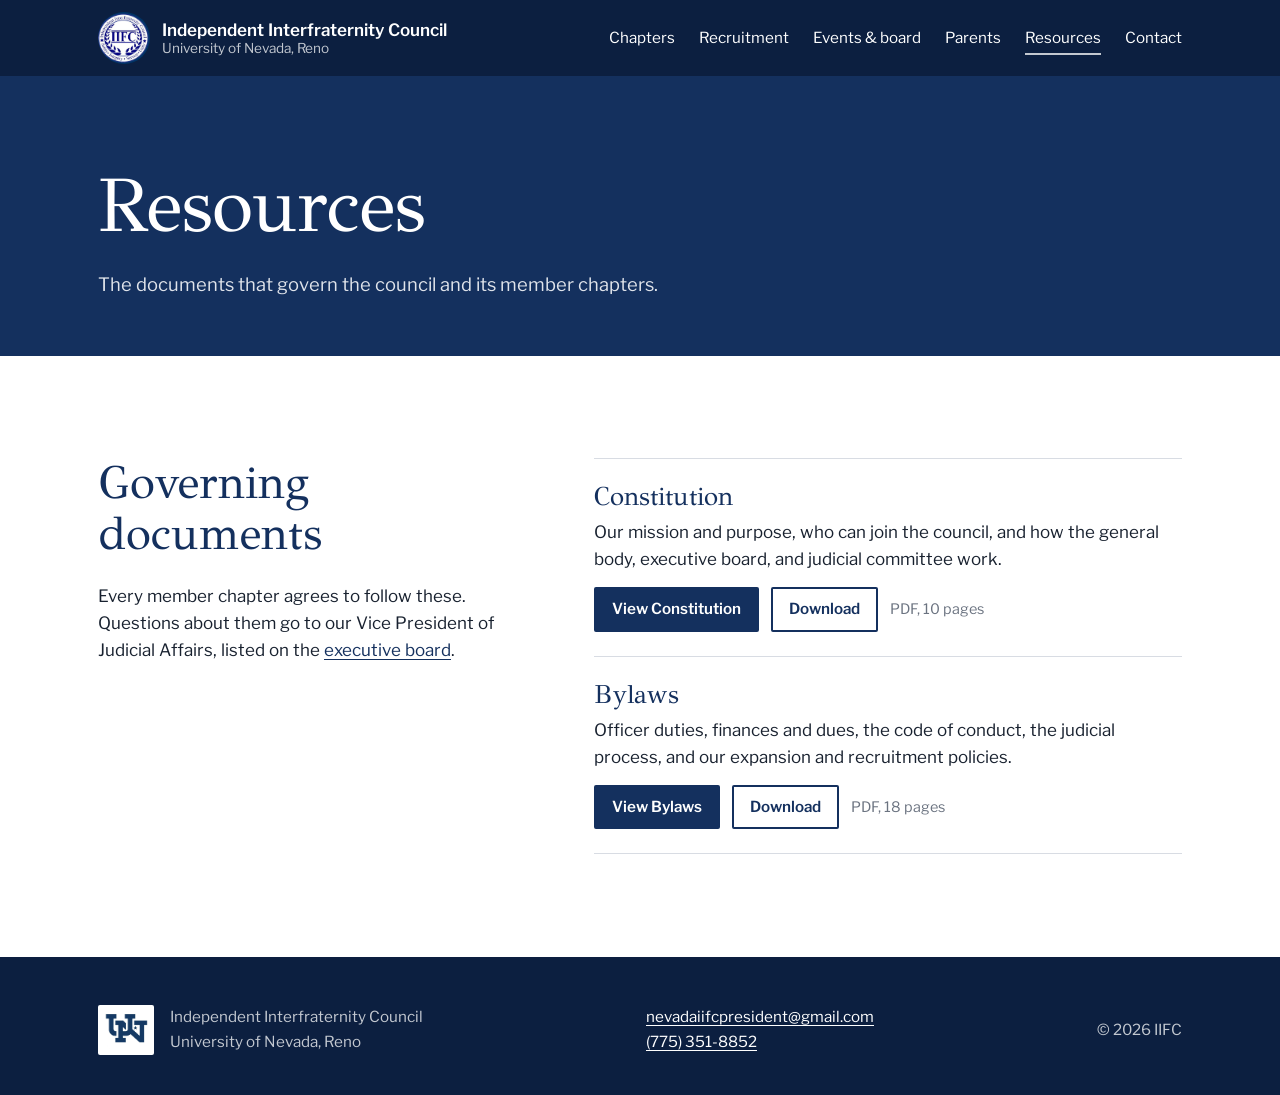
<file: resources.html>
<!doctype html>
<html lang="en">
<head>
  <meta charset="utf-8">
  <meta name="viewport" content="width=device-width, initial-scale=1">
  <title>Resources | Independent Interfraternity Council, UNR</title>
  <meta name="description" content="Governing documents of the Independent Interfraternity Council at the University of Nevada, Reno.">
  <link rel="icon" href="assets/img/iifc-logo.png">
  <link rel="preconnect" href="https://fonts.googleapis.com">
  <link rel="preconnect" href="https://fonts.gstatic.com" crossorigin>
  <link href="https://fonts.googleapis.com/css2?family=GFS+Didot&family=Libre+Franklin:wght@400;600&display=swap" rel="stylesheet">
  <link rel="stylesheet" href="assets/css/style.css">
</head>
<body>
  <a class="skip-link" href="#main">Skip to content</a>

  <header class="site-header">
    <div class="wrap">
      <a class="brand" href="index.html">
        <img src="assets/img/iifc-logo.png" alt="">
        <span>Independent Interfraternity Council<small>University of Nevada, Reno</small></span>
      </a>
      <nav class="site-nav" aria-label="Main">
        <ul>
          <li><a href="chapters.html">Chapters</a></li>
          <li><a href="recruitment.html">Recruitment</a></li>
          <li><a href="events.html">Events &amp; board</a></li>
          <li><a href="parents.html">Parents</a></li>
          <li><a href="resources.html" aria-current="page">Resources</a></li>
          <li><a href="contact.html">Contact</a></li>
        </ul>
      </nav>
    </div>
  </header>

  <main id="main">
    <header class="page-head">
      <div class="wrap">
        <h1>Resources</h1>
        <p>The documents that govern the council and its member chapters.</p>
      </div>
    </header>

    <section class="section section-white" aria-labelledby="docs-heading">
      <div class="wrap split">
        <div>
          <h2 id="docs-heading">Governing documents</h2>
          <p>Every member chapter agrees to follow these. Questions about them go to our Vice President of Judicial Affairs, listed on the <a href="events.html#board-heading">executive board</a>.</p>
        </div>
        <ul id="resource-list" class="doc-list"></ul>
      </div>
    </section>
  </main>

  <footer class="site-footer">
    <div class="wrap">
      <div class="unr">
        <img src="assets/img/unr-logo.png" alt="University of Nevada, Reno">
        <p>Independent Interfraternity Council<br>University of Nevada, Reno</p>
      </div>
      <p id="footer-contact"></p>
      <p>&copy; <span id="year"></span> IIFC</p>
    </div>
  </footer>

  <script src="assets/js/data.js"></script>
  <script src="assets/js/site.js"></script>
</body>
</html>
</file>
<file: assets/css/style.css>
/* Palette pulled from the IIFC seal and the Silver State */
:root {
  --navy: #14305e;        /* seal navy */
  --navy-deep: #0c1f40;
  --ink: #18212f;
  --paper: #f3f5f8;       /* cool, not cream */
  --silver: #c3c8d0;      /* Comstock silver */
  --silver-dark: #6b7380;
  --sage: #5f7151;        /* Nevada sagebrush */
  --white: #ffffff;
  --rule: #d8dce3;

  --font-greek: "GFS Didot", "Didot", "Bodoni 72", Georgia, serif;
  --font-sans: "Libre Franklin", "Franklin Gothic", "Helvetica Neue", Arial, sans-serif;

  --measure: 68ch;
  --gutter: clamp(16px, 4vw, 48px);
  --max: 1180px;
}

*, *::before, *::after { box-sizing: border-box; }

html { -webkit-text-size-adjust: 100%; }

body {
  margin: 0;
  background: var(--paper);
  color: var(--ink);
  font-family: var(--font-sans);
  font-size: 1.0625rem;
  line-height: 1.6;
}

img { max-width: 100%; display: block; }

a { color: var(--navy); text-underline-offset: 3px; }
a:hover { color: var(--sage); }

:focus-visible {
  outline: 3px solid var(--sage);
  outline-offset: 3px;
}

h1, h2, h3 {
  font-family: var(--font-greek);
  font-weight: 400;
  line-height: 1.1;
  margin: 0 0 0.5em;
  color: var(--navy);
}

h1 { font-size: clamp(2.6rem, 6vw, 4.75rem); letter-spacing: -0.01em; }
h2 { font-size: clamp(2rem, 3.6vw, 2.9rem); }
h3 { font-size: 1.6rem; }

p { margin: 0 0 1em; max-width: var(--measure); }

.wrap {
  width: 100%;
  max-width: var(--max);
  margin: 0 auto;
  padding: 0 var(--gutter);
}

.skip-link {
  position: absolute;
  left: -9999px;
  top: 0;
  background: var(--white);
  padding: 8px 12px;
  z-index: 100;
}
.skip-link:focus { left: 8px; top: 8px; }

/* ---------- Header ---------- */
.site-header {
  background: var(--navy-deep);
  color: var(--white);
}
.site-header .wrap {
  display: flex;
  align-items: center;
  justify-content: space-between;
  gap: 16px;
  flex-wrap: wrap;
  padding-top: 12px;
  padding-bottom: 12px;
}
.brand {
  display: flex;
  align-items: center;
  gap: 12px;
  color: var(--white);
  text-decoration: none;
  font-weight: 600;
  line-height: 1.2;
}
.brand:hover { color: var(--silver); }
.brand img { width: 52px; height: 52px; border-radius: 50%; }
.brand small {
  display: block;
  font-weight: 400;
  color: var(--silver);
  font-size: 0.85rem;
}
.site-nav ul {
  display: flex;
  flex-wrap: wrap;
  gap: 4px 24px;
  list-style: none;
  margin: 0;
  padding: 0;
}
.site-nav a {
  color: var(--white);
  text-decoration: none;
  font-size: 0.95rem;
  padding: 6px 0;
  border-bottom: 2px solid transparent;
}
.site-nav a:hover { color: var(--silver); }
.site-nav a[aria-current="page"] { border-bottom-color: var(--silver); }

/* ---------- Buttons ---------- */
.btn {
  display: inline-block;
  font-family: var(--font-sans);
  font-weight: 600;
  font-size: 1rem;
  text-decoration: none;
  padding: 13px 24px;
  border: 2px solid var(--navy);
  background: var(--navy);
  color: var(--white);
  border-radius: 2px;
}
.btn:hover { background: var(--navy-deep); border-color: var(--navy-deep); color: var(--white); }
.btn-ghost { background: transparent; color: var(--white); border-color: var(--white); }
.btn-ghost:hover { background: var(--white); color: var(--navy-deep); border-color: var(--white); }
.btn[aria-disabled="true"] {
  background: var(--rule);
  border-color: var(--rule);
  color: var(--silver-dark);
  cursor: not-allowed;
}
.btn-row { display: flex; flex-wrap: wrap; gap: 12px; margin-top: 28px; }

/* ---------- Home hero ---------- */
.hero {
  position: relative;
  min-height: min(78vh, 680px);
  display: flex;
  align-items: flex-end;
  color: var(--white);
  background: var(--navy-deep) url("../img/unr-quad.png") center 40% / cover no-repeat;
}
.hero::before {
  content: "";
  position: absolute;
  inset: 0;
  background: linear-gradient(to top, rgba(12, 31, 64, 0.92) 0%, rgba(12, 31, 64, 0.55) 45%, rgba(12, 31, 64, 0.1) 80%);
}
.hero .wrap { position: relative; padding-top: 120px; padding-bottom: 56px; }
.hero h1 { color: var(--white); max-width: 14ch; }
.hero p { font-size: 1.2rem; max-width: 46ch; color: #e6e9ee; }

/* The six chapters, set in letters — the signature of the site */
.letters-band {
  background: var(--navy);
  border-top: 1px solid rgba(255, 255, 255, 0.12);
}
.letters-band ul {
  list-style: none;
  margin: 0;
  padding: 0;
  display: grid;
  grid-template-columns: repeat(6, 1fr);
}
.letters-band li + li { border-left: 1px solid rgba(255, 255, 255, 0.14); }
.letters-band a {
  display: flex;
  flex-direction: column;
  align-items: center;
  gap: 4px;
  padding: 28px 8px 24px;
  text-decoration: none;
  color: var(--silver);
}
.letters-band .greek {
  font-family: var(--font-greek);
  font-size: clamp(2rem, 4.2vw, 3.6rem);
  line-height: 1;
  color: var(--white);
  transition: color 0.2s;
}
.letters-band .label { font-size: 0.85rem; text-align: center; }
.letters-band a:hover .greek,
.letters-band a:focus-visible .greek { color: var(--silver); }

@media (max-width: 760px) {
  .letters-band ul { grid-template-columns: repeat(3, 1fr); }
  .letters-band li:nth-child(4) { border-left: none; }
  .letters-band li:nth-child(n+4) { border-top: 1px solid rgba(255, 255, 255, 0.14); }
}

/* ---------- Generic sections ---------- */
.section { padding: clamp(56px, 8vw, 104px) 0; }
.section-white { background: var(--white); }
.section-navy { background: var(--navy); color: #e6e9ee; }
.section-navy h2 { color: var(--white); }
.section-navy a { color: var(--white); }
.section-navy a:hover { color: var(--silver); }
.section-navy p { font-size: 1.125rem; }
.section-navy .founded-line { color: var(--silver); font-size: 1rem; }

.split {
  display: grid;
  grid-template-columns: 5fr 7fr;
  gap: clamp(32px, 6vw, 80px);
  align-items: start;
}
@media (max-width: 820px) { .split { grid-template-columns: 1fr; } }

/* Values from the seal */
.values { margin: 0; display: grid; gap: 28px; }
.values div { border-left: 3px solid var(--silver); padding-left: 20px; }
.values dt {
  font-family: var(--font-greek);
  font-size: 1.6rem;
  color: var(--navy);
  line-height: 1.2;
}
.values dd { margin: 4px 0 0; max-width: 52ch; }

/* Recruitment teaser */
.feature {
  display: grid;
  grid-template-columns: minmax(0, 4fr) minmax(0, 7fr);
  gap: clamp(32px, 6vw, 80px);
  align-items: center;
}
.feature img {
  width: 100%;
  aspect-ratio: 4 / 5;
  object-fit: cover;
}
@media (max-width: 820px) {
  .feature { grid-template-columns: 1fr; }
  .feature img { aspect-ratio: 16 / 10; object-position: center 30%; }
}

/* ---------- Inner page header ---------- */
.page-head {
  background: var(--navy);
  color: var(--white);
  padding: clamp(48px, 7vw, 88px) 0 clamp(40px, 5vw, 56px);
}
.page-head h1 { color: var(--white); margin-bottom: 0.3em; }
.page-head p { color: #dfe3ea; font-size: 1.15rem; margin: 0; }

/* ---------- Chapters page ---------- */
.chapter-list { list-style: none; margin: 0; padding: 0; }
.chapter {
  display: grid;
  grid-template-columns: minmax(150px, 3fr) 8fr;
  gap: clamp(20px, 5vw, 64px);
  padding: 44px 0;
  border-bottom: 1px solid var(--rule);
  scroll-margin-top: 24px;
}
.chapter:first-child { padding-top: 0; }
.chapter .greek {
  font-family: var(--font-greek);
  font-size: clamp(3.5rem, 8vw, 6rem);
  line-height: 0.9;
  color: var(--navy);
}
.chapter h2 { margin-bottom: 0.2em; }
.chapter .founded { color: var(--silver-dark); margin-bottom: 0.8em; }
.chapter .photo { margin-top: 16px; max-width: 560px; }
.chapter .links { display: flex; flex-wrap: wrap; gap: 8px 24px; margin-top: 8px; }
.chapter .links a { font-weight: 600; }
.chapter .links .ig { display: inline-flex; align-items: center; gap: 6px; }
.icon { width: 18px; height: 18px; flex: none; }
@media (max-width: 600px) {
  .chapter { grid-template-columns: 1fr; gap: 8px; }
}

/* ---------- Recruitment page ---------- */
.steps { list-style: none; margin: 0; padding: 0; counter-reset: step; display: grid; gap: 0; }
.steps li {
  counter-increment: step;
  display: grid;
  grid-template-columns: 64px 1fr;
  gap: 20px;
  padding: 24px 0;
  border-top: 1px solid var(--rule);
}
.steps li::before {
  content: counter(step);
  font-family: var(--font-greek);
  font-size: 2.6rem;
  line-height: 1;
  color: var(--sage);
}
.steps h3 { margin-bottom: 0.25em; }
.steps p { margin: 0; }

.notice {
  background: var(--paper);
  border-left: 3px solid var(--sage);
  padding: 16px 20px;
  max-width: var(--measure);
}
.notice p:last-child { margin-bottom: 0; }

.req-list { padding-left: 1.2em; margin: 0 0 1em; }
.req-list li { margin-bottom: 6px; }

/* ---------- Events ---------- */
.event-list { list-style: none; margin: 0; padding: 0; }
.event {
  display: grid;
  grid-template-columns: 84px 1fr;
  gap: 24px;
  padding: 24px 0;
  border-top: 1px solid var(--rule);
}
.event time {
  display: flex;
  flex-direction: column;
  align-items: center;
  justify-content: center;
  height: 84px;
  background: var(--navy);
  color: var(--white);
  line-height: 1.1;
}
.event time .m { font-size: 0.85rem; color: var(--silver); }
.event time .d { font-family: var(--font-greek); font-size: 2.2rem; }
.event h3 { margin-bottom: 0.2em; }
.event .meta { color: var(--silver-dark); margin-bottom: 0.4em; }

/* ---------- Board ---------- */
.board {
  list-style: none;
  margin: 0;
  padding: 0;
  display: grid;
  grid-template-columns: repeat(auto-fill, minmax(230px, 1fr));
  gap: 36px 28px;
}
.officer { display: grid; grid-template-columns: 88px 1fr; gap: 18px; align-items: center; }
.officer .avatar {
  width: 88px;
  height: 88px;
  border-radius: 50%;
  object-fit: cover;
  background: var(--navy);
  color: var(--white);
  display: flex;
  align-items: center;
  justify-content: center;
  font-family: var(--font-greek);
  font-size: 1.4rem;
}
.officer .name { font-weight: 600; display: block; line-height: 1.3; }
.officer .role { color: var(--silver-dark); font-size: 0.95rem; line-height: 1.35; display: block; }
.officer.lead { grid-column: 1 / -1; grid-template-columns: 140px 1fr; gap: 24px; }
.officer.lead .avatar { width: 140px; height: 140px; font-size: 2.6rem; }
.officer.lead .name { font-family: var(--font-greek); font-weight: 400; font-size: 1.9rem; color: var(--navy); }

/* ---------- Resources ---------- */
.doc-list { list-style: none; margin: 0; padding: 0; }
.doc { padding: 24px 0; border-top: 1px solid var(--rule); }
.doc:last-child { border-bottom: 1px solid var(--rule); }
.doc h3 { margin-bottom: 0.3em; }
.doc p { margin-bottom: 0.4em; }
.doc-actions { display: flex; flex-wrap: wrap; align-items: center; gap: 10px 12px; margin-top: 14px; }
.doc .meta { color: var(--silver-dark); font-size: 0.9rem; }
.btn-small { padding: 8px 16px; font-size: 0.95rem; }
.btn-outline { background: transparent; color: var(--navy); }
.btn-outline:hover { background: var(--navy); color: var(--white); }

/* ---------- Contact ---------- */
.contact-list { margin: 0; }
.contact-list div { padding: 20px 0; border-top: 1px solid var(--rule); }
.contact-list div:last-child { border-bottom: 1px solid var(--rule); }
.contact-list dt { color: var(--silver-dark); font-size: 0.95rem; }
.contact-list dd { margin: 2px 0 0; font-family: var(--font-greek); font-size: clamp(1.4rem, 3vw, 1.9rem); overflow-wrap: anywhere; }
.contact-list dd a { text-decoration: none; }
.contact-list dd a:hover { text-decoration: underline; }

/* ---------- Parents ---------- */
.lead { font-family: var(--font-greek); font-size: clamp(1.4rem, 2.6vw, 1.75rem); line-height: 1.35; color: var(--navy); }
.subhead { margin-top: 40px; }
.contact-card { background: var(--white); border-left: 3px solid var(--navy); padding: 20px 24px; }
.contact-card span, .chapter-contacts span { display: block; }
.contact-card .name { font-family: var(--font-greek); font-size: 1.6rem; color: var(--navy); line-height: 1.2; }
.contact-card .role, .chapter-contacts .pres-name { color: var(--silver-dark); font-size: 0.95rem; }
.contact-card .lines { margin-top: 10px; overflow-wrap: anywhere; }
.chapter-contacts { list-style: none; margin: 0; padding: 0; }
.chapter-contacts li { padding: 14px 0; border-top: 1px solid var(--rule); }
.chapter-contacts li:last-child { border-bottom: 1px solid var(--rule); }
.chapter-contacts .chapter-name { font-weight: 600; }
.chapter-contacts .lines { font-size: 0.95rem; overflow-wrap: anywhere; }
.btn-light { background: var(--white); border-color: var(--white); color: var(--navy); margin-bottom: 16px; }
.btn-light:hover { background: var(--silver); border-color: var(--silver); color: var(--navy-deep); }
.section-navy .btn-light { color: var(--navy); }

/* ---------- Footer ---------- */
.site-footer {
  background: var(--navy-deep);
  color: var(--silver);
  padding: 48px 0 40px;
  font-size: 0.95rem;
}
.site-footer .wrap {
  display: flex;
  flex-wrap: wrap;
  gap: 24px 48px;
  align-items: center;
  justify-content: space-between;
}
.site-footer .unr { display: flex; align-items: center; gap: 16px; }
.site-footer .unr img {
  width: 56px;
  height: auto;
  background: var(--white);
  padding: 6px;
  border-radius: 2px;
}
.site-footer p { margin: 0; }
.site-footer a { color: var(--white); }
.site-footer a:hover { color: var(--silver); }

@media (prefers-reduced-motion: reduce) {
  * { transition: none !important; animation: none !important; }
}
</file>
